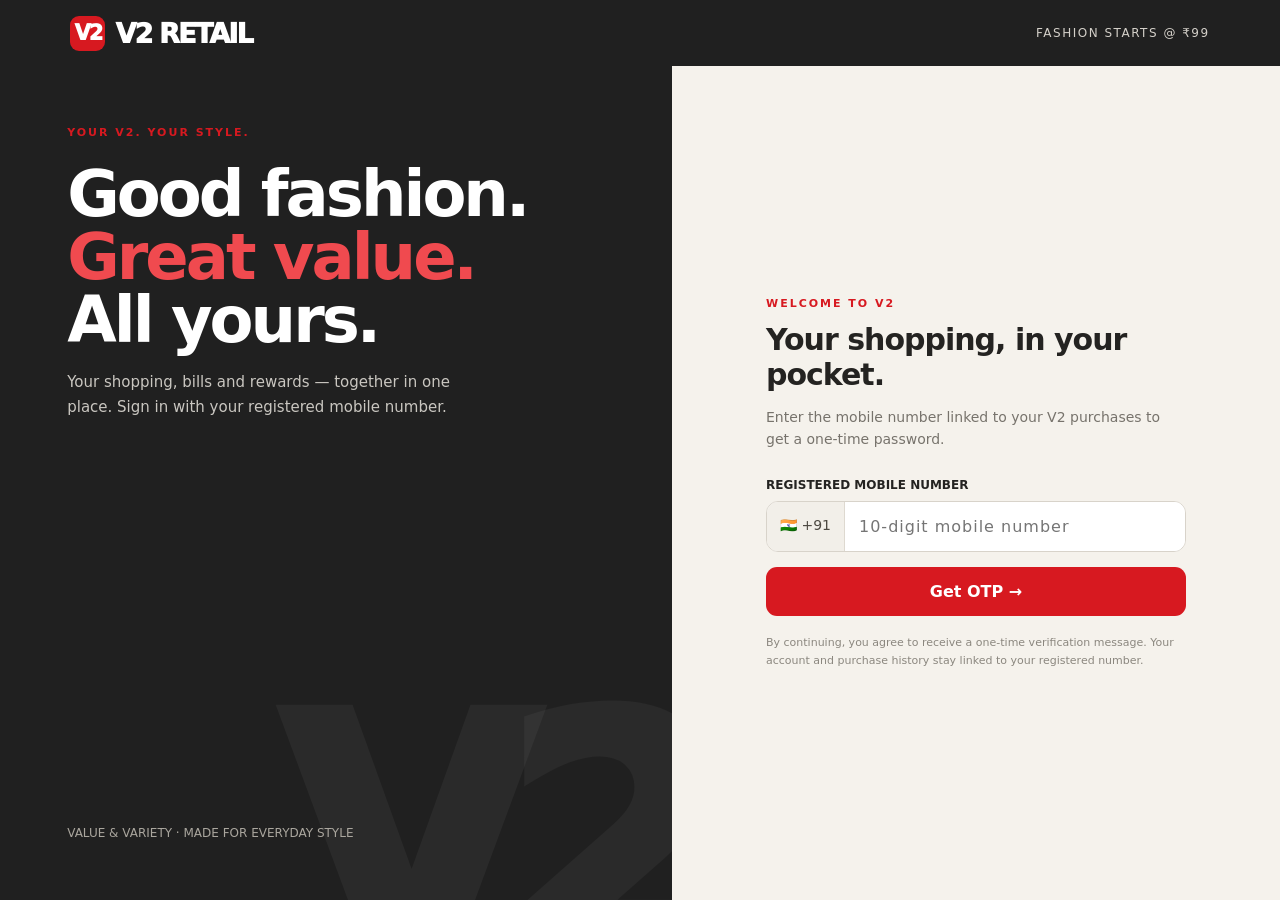
<file: V2_Retail_Customer_App_Responsive.html>
<!DOCTYPE html>
<html lang="en">
<head>
<meta charset="UTF-8">
<meta name="viewport" content="width=device-width, initial-scale=1.0">
<title>V2 Retail — Customer App</title>
<style>
:root {
  --site-primary: #D71920;
  --site-on-primary: #FFFFFF;
  --site-secondary: #202020;
  --site-on-secondary: #FFFFFF;
  --site-background: #F5F2EC;
  --site-on-background: #242321;
  --site-font-body: Inter, ui-sans-serif, system-ui, -apple-system, BlinkMacSystemFont, "Segoe UI", sans-serif;
  --site-font-heading: Inter, ui-sans-serif, system-ui, -apple-system, BlinkMacSystemFont, "Segoe UI", sans-serif;
  --site-heading-scale: 1;
  --site-spacing-scale: 1;
  --site-radius-scale: 1;
  --site-decoration-opacity: 1;
  color-scheme: light dark;
}
* { box-sizing: border-box; }
body { margin: 0; font-family: var(--site-font-body); color: light-dark(#242321,#F4F1EB); background: light-dark(#F5F2EC,#171717); }
button, input { font: inherit; }
button { cursor: pointer; }
#app { min-height: 100vh; width: 100%; background-color: light-dark(var(--site-background), #171717); color: light-dark(var(--site-on-background), #F4F1EB); border-radius: 0; }
.topbar { height: 66px; background: var(--site-secondary); color: var(--site-on-secondary); display:flex; align-items:center; justify-content:space-between; padding: 0 5.5%; }
.brand { display:flex; align-items:center; gap:10px; font-weight:950; letter-spacing:-1.8px; font-size:27px; }
.brand-mark { width:35px; height:35px; display:grid; place-items:center; background:var(--site-primary); color:white; font-weight:950; font-size:21px; border-radius:9px; letter-spacing:-2px; }
.topbar-note { color:#D4D0C9; font-size:12px; letter-spacing:1.5px; text-transform:uppercase; }
.shell { max-width:1160px; margin:0 auto; padding:34px 26px 60px; }
.login-layout { min-height:calc(100vh - 66px); display:grid; grid-template-columns:1.05fr .95fr; background:#F5F2EC; }
.login-visual { background:var(--site-secondary); color:white; padding:9% 10%; display:flex; flex-direction:column; justify-content:space-between; position:relative; overflow:hidden; }
.login-visual:after { content:"V2"; position:absolute; right:-20px; bottom:-110px; font-size:330px; line-height:1; font-weight:1000; letter-spacing:-35px; color:rgba(255,255,255,.045); pointer-events:none; }
.eyebrow { text-transform:uppercase; font-size:11px; letter-spacing:2px; font-weight:800; color:var(--site-primary); }
.login-visual h1 { font-family:var(--site-font-heading); font-size:clamp(42px,5vw,68px); line-height:.98; letter-spacing:-3px; max-width:510px; margin:24px 0 18px; }
.login-visual h1 span { color:#F04A4F; }
.login-visual p { color:#C9C6C0; max-width:390px; line-height:1.7; font-size:15px; }
.visual-footer { color:#AAA69E; font-size:12px; position:relative; z-index:1; }
.login-panel { display:flex; align-items:center; justify-content:center; padding:50px 8%; }
.login-card { width:100%; max-width:420px; }
.login-card h2 { font-size:30px; letter-spacing:-1px; margin:12px 0 8px; }
.muted { color:#77736C; font-size:14px; line-height:1.6; }
.field-label { display:block; font-size:12px; font-weight:800; margin:28px 0 9px; }
.phone-wrap { display:flex; border:1px solid #D8D3CA; border-radius:12px; overflow:hidden; background:white; }
.country { padding:15px 13px; background:#F2EFE9; color:#4D4942; border-right:1px solid #DED9D0; font-size:14px; }
.phone-wrap input { border:0; outline:0; min-width:0; flex:1; padding:15px 14px; color:#222; background:white; font-size:16px; letter-spacing:1px; }
.primary-btn { border:0; border-radius:11px; background:var(--site-primary); color:white; padding:15px 18px; font-weight:800; width:100%; margin-top:15px; transition:transform .15s,filter .15s; }
.primary-btn:hover { filter:brightness(.94); transform:translateY(-1px); }
.terms { font-size:11px; color:#8B877F; margin-top:18px; line-height:1.6; }
.otp-row { display:flex; gap:9px; margin:20px 0 5px; }
.otp-row input { width:50px; height:54px; border:1px solid #D8D3CA; border-radius:10px; text-align:center; font-size:22px; color:#222; background:white; }
.text-btn { border:0; background:none; color:var(--site-primary); font-weight:800; padding:10px 0; }
.hidden { display:none !important; }
/* app */
.app-wrap { background:#F5F2EC; min-height:100vh; }
.app-header { background:var(--site-secondary); color:white; padding:18px max(5%, calc((100% - 1120px)/2)); display:flex; justify-content:space-between; align-items:center; gap:18px; }
.header-right { display:flex; align-items:center; gap:16px; font-size:13px; color:#D8D4CD; }
.avatar { width:36px; height:36px; border-radius:50%; background:#F5D9D7; color:#A91319; display:grid; place-items:center; font-weight:900; }
.app-content { max-width:1120px; margin:auto; padding:28px 24px 60px; }
.welcome { display:flex; justify-content:space-between; align-items:flex-end; gap:18px; margin-bottom:24px; }
.welcome h1 { font-size:30px; letter-spacing:-1.2px; margin:5px 0 4px; }
.welcome p { margin:0; color:#77736C; font-size:14px; }
.member-chip { background:#FFF0E9; border:1px solid #F3D5C8; color:#A94B2C; border-radius:30px; padding:9px 14px; font-size:12px; font-weight:800; white-space:nowrap; }
.stats { display:grid; grid-template-columns:repeat(3,1fr); gap:14px; margin-bottom:20px; }
.stat { background:white; border:1px solid #E9E4DB; border-radius:16px; padding:19px; }
.stat .label { color:#827D74; font-size:12px; font-weight:700; }
.stat .value { font-size:25px; font-weight:900; letter-spacing:-.8px; margin:7px 0 3px; }
.stat .sub { font-size:11px; color:#98938A; }
.vip-card { background:linear-gradient(112deg,#292522,#514239); color:white; border-radius:18px; padding:23px 26px; display:grid; grid-template-columns:1.2fr .8fr; gap:20px; position:relative; overflow:hidden; margin-bottom:24px; }
.vip-card:after { content:"✦"; position:absolute; right:22%; top:-65px; font-size:240px; color:rgba(255,255,255,.045); }
.vip-top { display:flex; gap:9px; align-items:center; color:#E7C9A1; font-size:11px; letter-spacing:1.6px; font-weight:900; }
.vip-card h2 { font-size:30px; margin:9px 0 5px; letter-spacing:-1px; }
.vip-card p { margin:0; color:#D3C8BD; font-size:13px; }
.vip-progress { align-self:center; position:relative; z-index:1; }
.progress-head { display:flex; justify-content:space-between; font-size:12px; color:#E6DCD1; margin-bottom:10px; }
.progress { height:8px; border-radius:20px; background:#71665D; overflow:hidden; }
.progress span { display:block; height:100%; width:68%; background:#E8C18B; border-radius:20px; }
.progress-foot { font-size:11px; color:#C9BDB2; margin-top:9px; }
.tabs { display:flex; gap:5px; border-bottom:1px solid #DED9D0; margin-bottom:18px; overflow:auto; }
.tab { border:0; background:transparent; padding:13px 17px; color:#817C73; font-weight:800; font-size:13px; white-space:nowrap; border-bottom:3px solid transparent; }
.tab.active { color:var(--site-primary); border-bottom-color:var(--site-primary); }
.section-head { display:flex; justify-content:space-between; align-items:center; margin:18px 0 13px; }
.section-head h3 { margin:0; font-size:18px; letter-spacing:-.4px; }
.section-head span { color:#8A857D; font-size:12px; }
.purchase-list { display:grid; gap:10px; }
.purchase { display:flex; justify-content:space-between; align-items:center; gap:16px; background:white; border:1px solid #E9E4DB; border-radius:14px; padding:16px 18px; }
.purchase-left { display:flex; gap:13px; align-items:center; min-width:0; }
.store-icon { width:43px; height:43px; border-radius:12px; background:#FCE9E6; color:#C51D24; display:grid; place-items:center; font-size:19px; flex-shrink:0; }
.purchase h4 { margin:0 0 5px; font-size:14px; }
.purchase small { color:#858077; font-size:11px; }
.purchase-right { text-align:right; flex-shrink:0; }
.purchase-right strong { display:block; font-size:15px; margin-bottom:6px; }
.receipt-link { border:0; background:none; padding:0; color:var(--site-primary); font-size:11px; font-weight:900; }
.panel { background:white; border:1px solid #E9E4DB; border-radius:16px; padding:22px; }
.empty-note { color:#817C73; font-size:13px; }
.profile-grid { display:grid; grid-template-columns:1fr 1fr; gap:12px; }
.profile-item { padding:13px; border-radius:11px; background:#F7F5F0; }
.profile-item small { color:#858077; display:block; margin-bottom:5px; }
.profile-item strong { font-size:14px; }
.offer-grid { display:grid; grid-template-columns:repeat(2,1fr); gap:12px; }
.offer { border-radius:14px; background:#FFF0EC; border:1px solid #F3D7D0; padding:18px; }
.offer strong { display:block; font-size:17px; margin:6px 0; }
.offer p { color:#78665F; font-size:12px; margin:0; }
/* modal */
.modal-backdrop { position:fixed; inset:0; background:rgba(15,14,13,.62); display:flex; justify-content:center; align-items:center; padding:18px; z-index:10; }
.modal { width:100%; max-width:600px; max-height:90vh; overflow:auto; background:#FFFEFC; border-radius:18px; box-shadow:0 20px 70px rgba(0,0,0,.25); color:#292723; }
.modal-head { padding:20px 23px; display:flex; justify-content:space-between; align-items:center; border-bottom:1px solid #EAE5DC; }
.modal-head h3 { margin:0; font-size:18px; }
.close { border:0; background:#F1EEE8; width:32px; height:32px; border-radius:50%; font-size:19px; }
.receipt { padding:22px 25px 26px; }
.receipt-brand { display:flex; justify-content:space-between; align-items:center; padding-bottom:18px; border-bottom:1px dashed #D6D0C7; }
.receipt-brand strong { font-size:23px; letter-spacing:-1px; }
.receipt-brand span { color:#8A857D; font-size:10px; letter-spacing:1px; }
.receipt-meta { display:grid; grid-template-columns:1fr 1fr; gap:9px; padding:17px 0; font-size:12px; }
.receipt-meta div span { color:#8B857B; display:block; margin-bottom:4px; }
.receipt-table { width:100%; border-collapse:collapse; font-size:12px; }
.receipt-table th { text-align:left; color:#817B72; font-size:10px; text-transform:uppercase; padding:10px 4px; border-bottom:1px solid #EAE5DC; }
.receipt-table td { padding:10px 4px; border-bottom:1px solid #F0ECE5; }
.receipt-table td:last-child,.receipt-table th:last-child { text-align:right; }
.totals { margin:15px 0 0 auto; width: min(100%,260px); font-size:12px; }
.total-row { display:flex; justify-content:space-between; padding:5px 0; color:#777168; }
.total-row.grand { color:#292723; font-size:16px; font-weight:900; border-top:1px solid #DCD6CC; margin-top:6px; padding-top:11px; }
.receipt-foot { text-align:center; border-top:1px dashed #D6D0C7; margin-top:20px; padding-top:16px; color:#827C72; font-size:11px; line-height:1.7; }
.receipt-actions { padding:0 25px 22px; display:flex; gap:10px; }
.receipt-actions button { margin:0; }
.secondary-btn { border:1px solid #D8D2C8; background:white; color:#38342F; border-radius:11px; padding:13px; font-weight:800; flex:1; }
@media(max-width:760px) {
 .login-layout { grid-template-columns:1fr; }
 .login-visual { min-height:290px; padding:34px 8%; }
 .login-visual h1 { font-size:43px; margin:15px 0 10px; }
 .login-visual p { font-size:13px; margin:0; }
 .visual-footer { display:none; }
 .login-panel { padding:38px 8% 55px; }
 .topbar-note { display:none; }
 .shell { padding:0; }
 .stats { grid-template-columns:1fr 1fr; }
 .stats .stat:last-child { grid-column:span 2; }
 .vip-card { grid-template-columns:1fr; padding:20px; }
 .welcome { align-items:flex-start; flex-direction:column; }
 .app-content { padding:23px 15px 45px; }
 .app-header { padding:15px; }
 .header-right .member-label { display:none; }
 .purchase { padding:13px; }
 .purchase-right strong { font-size:13px; }
 .profile-grid,.offer-grid { grid-template-columns:1fr; }
}
@media print { body * { visibility:hidden; } .modal,.modal * { visibility:visible; } .modal { position:absolute; left:0;top:0;max-height:none;box-shadow:none; } .modal-head,.receipt-actions { display:none; } }
</style>
</head>
<body>
<div id="app">
  <div class="topbar"><div class="brand"><div class="brand-mark">V2</div>V2 RETAIL</div><div class="topbar-note">Fashion starts @ ₹99</div></div>
  <section id="loginScreen" class="login-layout">
    <div class="login-visual">
      <div><div class="eyebrow">Your V2. Your style.</div><h1>Good fashion.<br><span>Great value.</span><br>All yours.</h1><p>Your shopping, bills and rewards — together in one place. Sign in with your registered mobile number.</p></div>
      <div class="visual-footer">VALUE & VARIETY · MADE FOR EVERYDAY STYLE</div>
    </div>
    <div class="login-panel"><div class="login-card">
      <div class="eyebrow">WELCOME TO V2</div><h2 id="loginTitle">Your shopping, in your pocket.</h2><p class="muted" id="loginSub">Enter the mobile number linked to your V2 purchases to get a one-time password.</p>
      <div id="phoneStep"><label class="field-label" for="mobile">REGISTERED MOBILE NUMBER</label><div class="phone-wrap"><div class="country">🇮🇳 +91</div><input id="mobile" type="tel" maxlength="10" placeholder="10-digit mobile number" inputmode="numeric"></div><button class="primary-btn" id="sendOtp">Get OTP <span aria-hidden="true">→</span></button><div class="terms">By continuing, you agree to receive a one-time verification message. Your account and purchase history stay linked to your registered number.</div></div>
      <div id="otpStep" class="hidden"><label class="field-label">ENTER 6-DIGIT OTP</label><div class="otp-row"><input maxlength="1" inputmode="numeric"><input maxlength="1" inputmode="numeric"><input maxlength="1" inputmode="numeric"><input maxlength="1" inputmode="numeric"><input maxlength="1" inputmode="numeric"><input maxlength="1" inputmode="numeric"></div><p class="muted" style="font-size:12px">Demo OTP: <strong>123456</strong></p><button class="primary-btn" id="verifyOtp">Verify & Login →</button><button class="text-btn" id="backToPhone">← Change mobile number</button></div>
    </div></div>
  </section>
  <section id="customerApp" class="app-wrap hidden">
    <header class="app-header"><div class="brand"><div class="brand-mark">V2</div>V2 RETAIL</div><div class="header-right"><span class="member-label">MY V2 ACCOUNT</span><div class="avatar">AP</div><button class="text-btn" style="color:#fff;padding:0" id="logout">Log out</button></div></header>
    <main class="app-content">
      <div class="welcome"><div><div class="eyebrow">YOUR V2 ACCOUNT</div><h1>Hello, Anand <span style="color:#D71920">👋</span></h1><p>Your style journey, purchases and rewards at a glance.</p></div><div class="member-chip">✦ GOLD MEMBER</div></div>
      <div class="stats"><div class="stat"><div class="label">LIFETIME SAVINGS</div><div class="value">₹4,280</div><div class="sub">Through V2 offers & rewards</div></div><div class="stat"><div class="label">TOTAL PURCHASES</div><div class="value">18</div><div class="sub">Across V2 stores</div></div><div class="stat"><div class="label">LIFETIME SPEND</div><div class="value">₹24,650</div><div class="sub">Since you joined V2</div></div></div>
      <section class="vip-card"><div><div class="vip-top">✦ V2 VIP CLUB · YOUR MEMBERSHIP</div><h2>GOLD MEMBER</h2><p>Enjoy 5% member discount on eligible purchases.</p></div><div class="vip-progress"><div class="progress-head"><span>Progress to Platinum</span><strong>68%</strong></div><div class="progress"><span></span></div><div class="progress-foot">Shop ₹7,500 more to reach Platinum</div></div></section>
      <nav class="tabs" aria-label="Account sections"><button class="tab active" data-tab="purchases">Purchase history</button><button class="tab" data-tab="membership">Membership & offers</button><button class="tab" data-tab="profile">My details</button></nav>
      <section id="purchasesPanel" class="tab-panel"><div class="section-head"><h3>Recent purchases</h3><span>Showing latest 4 transactions</span></div><div class="purchase-list">
        <article class="purchase"><div class="purchase-left"><div class="store-icon">▤</div><div><h4>V2 Retail · Sector 14, Gurugram</h4><small>02 Nov 2026 · 06:42 PM · Bill #V2-104829</small></div></div><div class="purchase-right"><strong>₹2,349.00</strong><button class="receipt-link" data-receipt="0">VIEW VIRTUAL BILL ↗</button></div></article>
        <article class="purchase"><div class="purchase-left"><div class="store-icon">▤</div><div><h4>V2 Retail · Rajouri Garden, Delhi</h4><small>24 Oct 2026 · 04:18 PM · Bill #V2-103671</small></div></div><div class="purchase-right"><strong>₹1,780.00</strong><button class="receipt-link" data-receipt="1">VIEW VIRTUAL BILL ↗</button></div></article>
        <article class="purchase"><div class="purchase-left"><div class="store-icon">▤</div><div><h4>V2 Retail · Sector 14, Gurugram</h4><small>11 Oct 2026 · 01:06 PM · Bill #V2-101990</small></div></div><div class="purchase-right"><strong>₹3,125.00</strong><button class="receipt-link" data-receipt="2">VIEW VIRTUAL BILL ↗</button></div></article>
        <article class="purchase"><div class="purchase-left"><div class="store-icon">▤</div><div><h4>V2 Retail · Lajpat Nagar, Delhi</h4><small>28 Sep 2026 · 07:31 PM · Bill #V2-099541</small></div></div><div class="purchase-right"><strong>₹895.00</strong><button class="receipt-link" data-receipt="3">VIEW VIRTUAL BILL ↗</button></div></article>
      </div><p class="muted" style="font-size:11px;margin:13px 2px">Sample transactions shown for prototype demonstration. A live app would display verified bills from V2's billing system.</p></section>
      <section id="membershipPanel" class="tab-panel hidden"><div class="section-head"><h3>Your VIP benefits</h3><span>Valid through 14 Aug 2027</span></div><div class="panel" style="margin-bottom:14px"><div class="eyebrow">V2 VIP CLUB</div><h2 style="margin:8px 0 4px">Gold · 5% discount</h2><p class="muted" style="margin:0">Your membership is active. Present your registered mobile number at checkout to enjoy eligible member benefits.</p></div><div class="offer-grid"><div class="offer"><div class="eyebrow">MEMBER BENEFIT</div><strong>5% OFF</strong><p>Gold member discount on eligible purchases.</p></div><div class="offer"><div class="eyebrow">NEXT TIER</div><strong>Platinum · 11%</strong><p>Shop ₹7,500 more to unlock the next membership tier.</p></div></div><div class="section-head"><h3>Membership details</h3></div><div class="panel profile-grid"><div class="profile-item"><small>Membership ID</small><strong>VIP-2048-1186</strong></div><div class="profile-item"><small>Member since</small><strong>15 Aug 2026</strong></div><div class="profile-item"><small>Current tier</small><strong>Gold</strong></div><div class="profile-item"><small>Validity</small><strong>14 Aug 2027</strong></div></div></section>
      <section id="profilePanel" class="tab-panel hidden"><div class="section-head"><h3>Personal details</h3><span>Account information</span></div><div class="panel profile-grid"><div class="profile-item"><small>Full name</small><strong>Anand Prakash</strong></div><div class="profile-item"><small>Mobile number</small><strong>+91 98XXXXXX42</strong></div><div class="profile-item"><small>Email address</small><strong>anand@example.com</strong></div><div class="profile-item"><small>Customer ID</small><strong>V2C-00841952</strong></div><div class="profile-item"><small>Preferred store</small><strong>Sector 14, Gurugram</strong></div><div class="profile-item"><small>Account status</small><strong style="color:#23834D">Active</strong></div></div><p class="muted" style="font-size:12px;margin-top:14px">In the live app, customers can update permitted profile fields and manage communication preferences here.</p></section>
    </main>
  </section>
  <div id="receiptModal" class="modal-backdrop hidden" role="dialog" aria-modal="true" aria-label="Virtual bill receipt"><div class="modal"><div class="modal-head"><h3>Virtual bill receipt</h3><button class="close" id="closeReceipt" aria-label="Close">×</button></div><div class="receipt" id="receiptContent"></div><div class="receipt-actions"><button class="secondary-btn" id="printReceipt">Print / Save PDF</button><button class="primary-btn" id="doneReceipt">Done</button></div></div></div>
</div>
<script>
const $ = (id) => document.getElementById(id);
const phoneStep = $('phoneStep');
const otpStep = $('otpStep');
$('sendOtp').addEventListener('click', () => {
  const mobile = $('mobile').value.replace(/\D/g, '');
  if (!/^\d{10}$/.test(mobile)) { alert('Please enter a valid 10-digit mobile number.'); return; }
  phoneStep.classList.add('hidden'); otpStep.classList.remove('hidden');
  $('loginTitle').textContent = 'Verify it’s you.';
  $('loginSub').textContent = `We’ve sent a one-time password to +91 ${mobile.slice(0,2)}XXXXXX${mobile.slice(-2)}.`;
  document.querySelector('.otp-row input').focus();
});
const otpInputs = [...document.querySelectorAll('.otp-row input')];
otpInputs.forEach((input, index) => {
  input.addEventListener('input', () => { input.value = input.value.replace(/\D/g,'').slice(-1); if (input.value && otpInputs[index+1]) otpInputs[index+1].focus(); });
  input.addEventListener('keydown', (event) => { if (event.key === 'Backspace' && !input.value && otpInputs[index-1]) otpInputs[index-1].focus(); });
});
$('backToPhone').addEventListener('click', () => { otpStep.classList.add('hidden'); phoneStep.classList.remove('hidden'); $('loginTitle').textContent='Your shopping, in your pocket.'; $('loginSub').textContent='Enter the mobile number linked to your V2 purchases to get a one-time password.'; });
$('verifyOtp').addEventListener('click', () => {
  const code = otpInputs.map(i=>i.value).join('');
  if (code !== '123456') { alert('For this prototype, use demo OTP 123456.'); return; }
  $('loginScreen').classList.add('hidden'); $('customerApp').classList.remove('hidden'); window.scrollTo(0,0);
});
$('logout').addEventListener('click', () => { $('customerApp').classList.add('hidden'); $('loginScreen').classList.remove('hidden'); phoneStep.classList.remove('hidden'); otpStep.classList.add('hidden'); otpInputs.forEach(i=>i.value=''); $('mobile').value=''; window.scrollTo(0,0); });
document.querySelectorAll('.tab').forEach(tab => tab.addEventListener('click', () => {
  document.querySelectorAll('.tab').forEach(t=>t.classList.toggle('active', t===tab));
  document.querySelectorAll('.tab-panel').forEach(panel=>panel.classList.add('hidden'));
  $(`${tab.dataset.tab}Panel`).classList.remove('hidden');
}));
const bills = [
 {no:'V2-104829',date:'02 Nov 2026 · 06:42 PM',store:'V2 Retail, Sector 14, Gurugram',cashier:'EMP-0421',items:[['Men’s printed casual shirt','1','₹899.00','₹899.00'],['Women’s everyday kurta','1','₹799.00','₹799.00'],['Kids’ cotton T-shirt','1','₹499.00','₹499.00'],['Fashion accessories','1','₹299.00','₹299.00']],subtotal:2496,discount:147,member:0,total:2349,paid:'UPI · XXXX 2841',gst:'Included in item prices'},
 {no:'V2-103671',date:'24 Oct 2026 · 04:18 PM',store:'V2 Retail, Rajouri Garden, Delhi',cashier:'EMP-0187',items:[['Women’s printed top','1','₹699.00','₹699.00'],['Men’s denim jeans','1','₹1,299.00','₹1,299.00']],subtotal:1998,discount:118,member:100,total:1780,paid:'Card · XXXX 6120',gst:'Included in item prices'},
 {no:'V2-101990',date:'11 Oct 2026 · 01:06 PM',store:'V2 Retail, Sector 14, Gurugram',cashier:'EMP-0421',items:[['Men’s casual trousers','1','₹1,199.00','₹1,199.00'],['Women’s kurta set','1','₹1,499.00','₹1,499.00'],['Kids’ shorts','1','₹599.00','₹599.00']],subtotal:3297,discount:172,member:0,total:3125,paid:'UPI · XXXX 2841',gst:'Included in item prices'},
 {no:'V2-099541',date:'28 Sep 2026 · 07:31 PM',store:'V2 Retail, Lajpat Nagar, Delhi',cashier:'EMP-0322',items:[['Women’s leggings','1','₹399.00','₹399.00'],['Men’s basic T-shirt','1','₹599.00','₹599.00']],subtotal:998,discount:103,member:0,total:895,paid:'Cash',gst:'Included in item prices'}
];
const money = n => '₹'+n.toLocaleString('en-IN',{minimumFractionDigits:2,maximumFractionDigits:2});
function showReceipt(index) {
 const b=bills[index];
 $('receiptContent').innerHTML = `<div class="receipt-brand"><div><strong>V2 RETAIL</strong><div style="font-size:10px;color:#8A857D;margin-top:3px">VALUE & VARIETY · FASHION STARTS @ ₹99</div></div><span> CUSTOMER COPY</span></div>
 <div class="receipt-meta"><div><span>STORE</span><strong>${b.store}</strong></div><div><span>BILL NUMBER</span><strong>${b.no}</strong></div><div><span>DATE & TIME</span><strong>${b.date}</strong></div><div><span>CASHIER</span><strong>${b.cashier}</strong></div><div><span>CUSTOMER</span><strong>Anand Prakash</strong></div><div><span>MEMBERSHIP</span><strong>Gold · VIP-2048-1186</strong></div></div>
 <table class="receipt-table"><thead><tr><th>Item description</th><th>Qty</th><th>Rate</th><th>Amount</th></tr></thead><tbody>${b.items.map(i=>`<tr><td>${i[0]}</td><td>${i[1]}</td><td>${i[2]}</td><td>${i[3]}</td></tr>`).join('')}</tbody></table>
 <div class="totals"><div class="total-row"><span>Subtotal</span><strong>${money(b.subtotal)}</strong></div><div class="total-row"><span>Store / promotional discount</span><strong>− ${money(b.discount)}</strong></div>${b.member?`<div class="total-row"><span>Gold membership discount</span><strong>− ${money(b.member)}</strong></div>`:''}<div class="total-row"><span>GST</span><strong>${b.gst}</strong></div><div class="total-row grand"><span>Net amount paid</span><strong>${money(b.total)}</strong></div></div>
 <div class="receipt-meta" style="border-top:1px dashed #D6D0C7;margin-top:16px"><div><span>PAYMENT MODE</span><strong>${b.paid}</strong></div><div><span>ITEMS</span><strong>${b.items.reduce((n,i)=>n+Number(i[1]),0)} item(s)</strong></div></div><div class="receipt-foot">Thank you for shopping at V2 Retail!<br>Keep discovering great fashion at great value.<br><strong>This is a digital copy of your purchase receipt.</strong></div>`;
 $('receiptModal').classList.remove('hidden');
}
document.querySelectorAll('[data-receipt]').forEach(btn=>btn.addEventListener('click',()=>showReceipt(Number(btn.dataset.receipt))));
function closeReceipt(){ $('receiptModal').classList.add('hidden'); }
$('closeReceipt').addEventListener('click',closeReceipt); $('doneReceipt').addEventListener('click',closeReceipt); $('printReceipt').addEventListener('click',()=>window.print());
$('receiptModal').addEventListener('click',e=>{if(e.target===$('receiptModal')) closeReceipt();});
document.addEventListener('keydown',e=>{if(e.key==='Escape') closeReceipt();});
</script>
</body>
</html>
</file>
